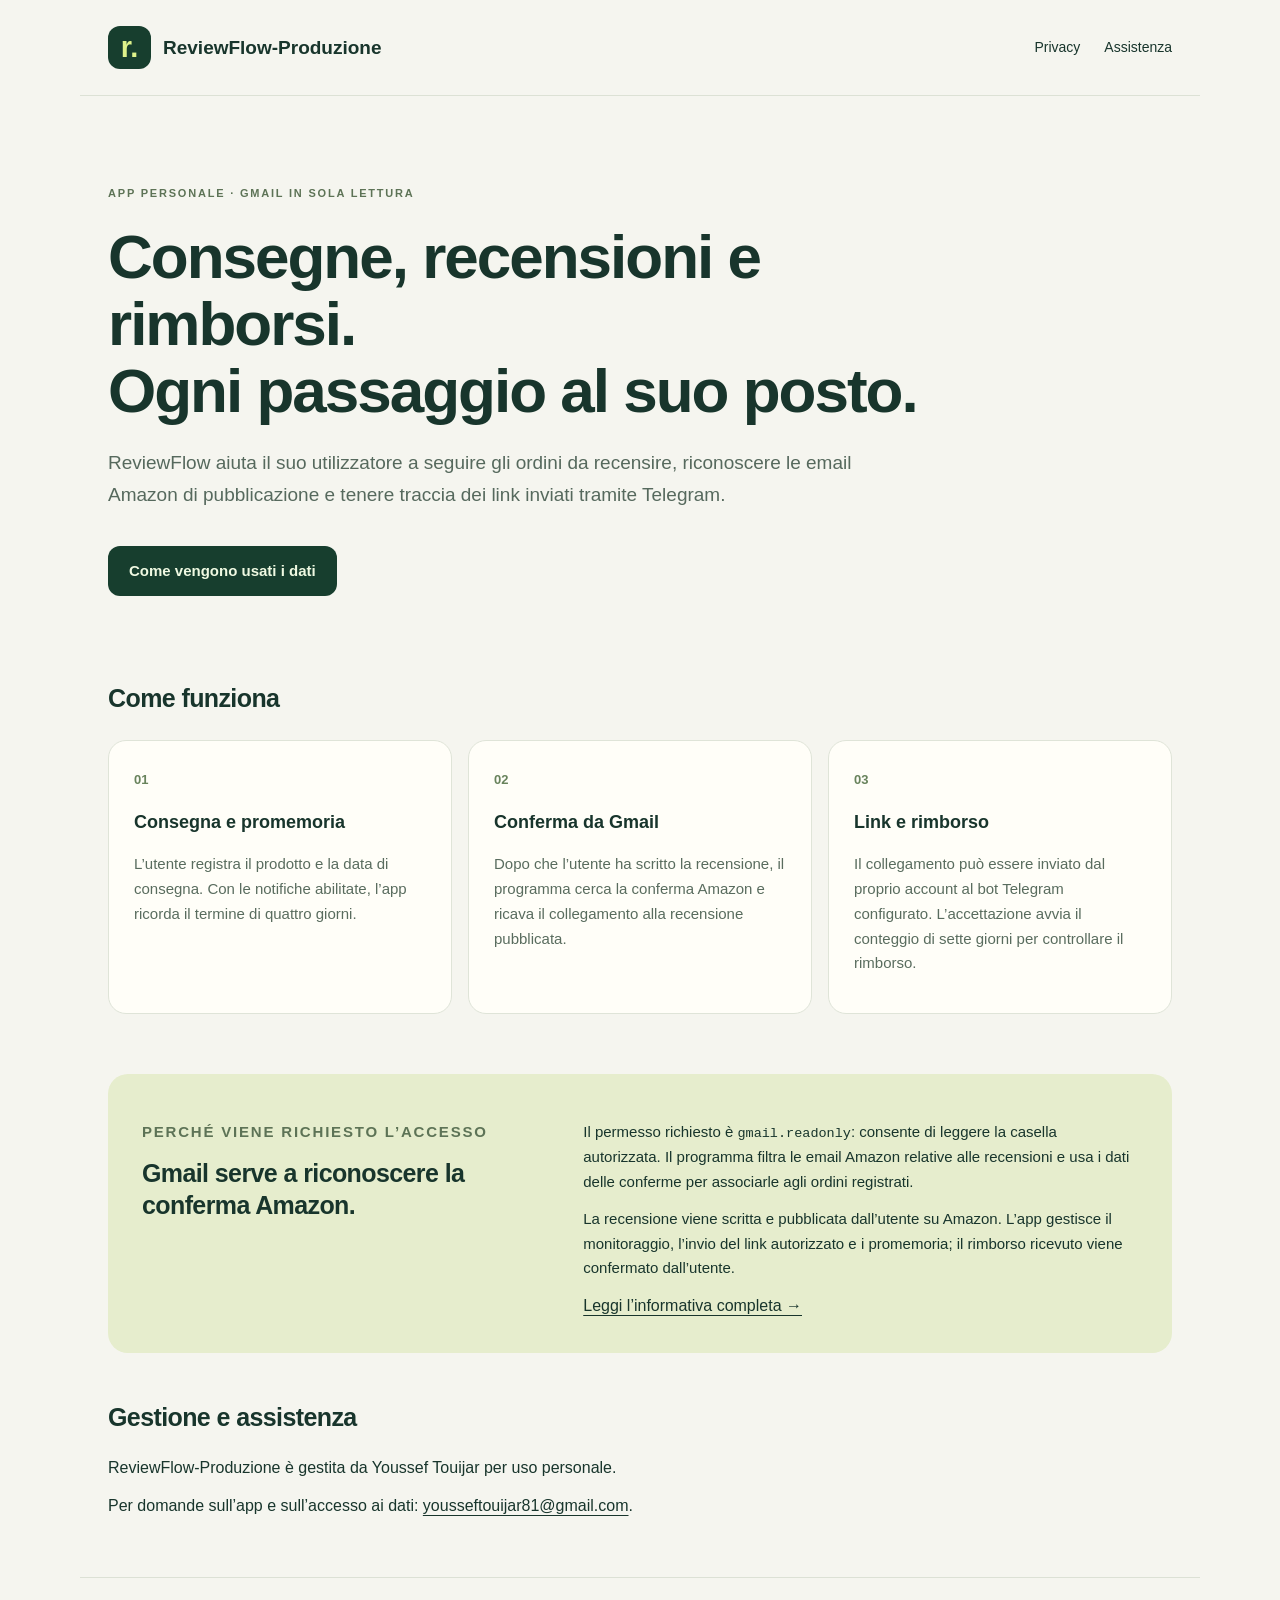
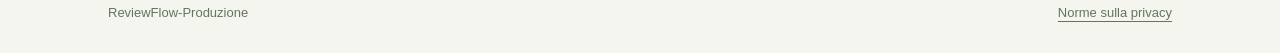
<file: index.html>
<!doctype html>
<html lang="it">
<head>
  <meta charset="utf-8">
  <meta name="google-site-verification" content="Kzh8gbxA1UCq0QJ__14e045fxddddsk1IymhStkqu_M" />
  <meta name="viewport" content="width=device-width, initial-scale=1">
  <meta name="description" content="ReviewFlow-Produzione: app personale per seguire consegne, conferme di pubblicazione delle recensioni Amazon e promemoria per i rimborsi.">
  <title>ReviewFlow-Produzione — Presentazione</title>
  <link rel="stylesheet" href="style.css">
</head>
<body>
  <a class="skip" href="#contenuto">Vai al contenuto</a>
  <header>
    <a class="brand" href="index.html"><span class="mark" aria-hidden="true">r.</span> ReviewFlow-Produzione</a>
    <nav aria-label="Navigazione principale"><a href="privacy.html">Privacy</a><a href="mailto:yousseftouijar81@gmail.com">Assistenza</a></nav>
  </header>
  <main id="contenuto">
    <section class="hero">
      <p class="eyebrow">APP PERSONALE · GMAIL IN SOLA LETTURA</p>
      <h1>Consegne, recensioni e rimborsi.<br>Ogni passaggio al suo posto.</h1>
      <p class="lead">ReviewFlow aiuta il suo utilizzatore a seguire gli ordini da recensire, riconoscere le email Amazon di pubblicazione e tenere traccia dei link inviati tramite Telegram.</p>
      <a class="button" href="privacy.html">Come vengono usati i dati</a>
    </section>
    <section aria-labelledby="funzioni">
      <h2 id="funzioni">Come funziona</h2>
      <div class="cards">
        <article><span class="number">01</span><h3>Consegna e promemoria</h3><p>L’utente registra il prodotto e la data di consegna. Con le notifiche abilitate, l’app ricorda il termine di quattro giorni.</p></article>
        <article><span class="number">02</span><h3>Conferma da Gmail</h3><p>Dopo che l’utente ha scritto la recensione, il programma cerca la conferma Amazon e ricava il collegamento alla recensione pubblicata.</p></article>
        <article><span class="number">03</span><h3>Link e rimborso</h3><p>Il collegamento può essere inviato dal proprio account al bot Telegram configurato. L’accettazione avvia il conteggio di sette giorni per controllare il rimborso.</p></article>
      </div>
    </section>
    <section class="disclosure" aria-labelledby="gmail">
      <div><p class="eyebrow">PERCHÉ VIENE RICHIESTO L’ACCESSO</p><h2 id="gmail">Gmail serve a riconoscere la conferma Amazon.</h2></div>
      <div><p>Il permesso richiesto è <code>gmail.readonly</code>: consente di leggere la casella autorizzata. Il programma filtra le email Amazon relative alle recensioni e usa i dati delle conferme per associarle agli ordini registrati.</p><p>La recensione viene scritta e pubblicata dall’utente su Amazon. L’app gestisce il monitoraggio, l’invio del link autorizzato e i promemoria; il rimborso ricevuto viene confermato dall’utente.</p><a href="privacy.html">Leggi l’informativa completa →</a></div>
    </section>
    <section class="contact" aria-labelledby="contatti"><h2 id="contatti">Gestione e assistenza</h2><p>ReviewFlow-Produzione è gestita da Youssef Touijar per uso personale.</p><p>Per domande sull’app e sull’accesso ai dati: <a href="mailto:yousseftouijar81@gmail.com">yousseftouijar81@gmail.com</a>.</p></section>
  </main>
  <footer><span>ReviewFlow-Produzione</span><a href="privacy.html">Norme sulla privacy</a></footer>
</body>
</html>
</file>
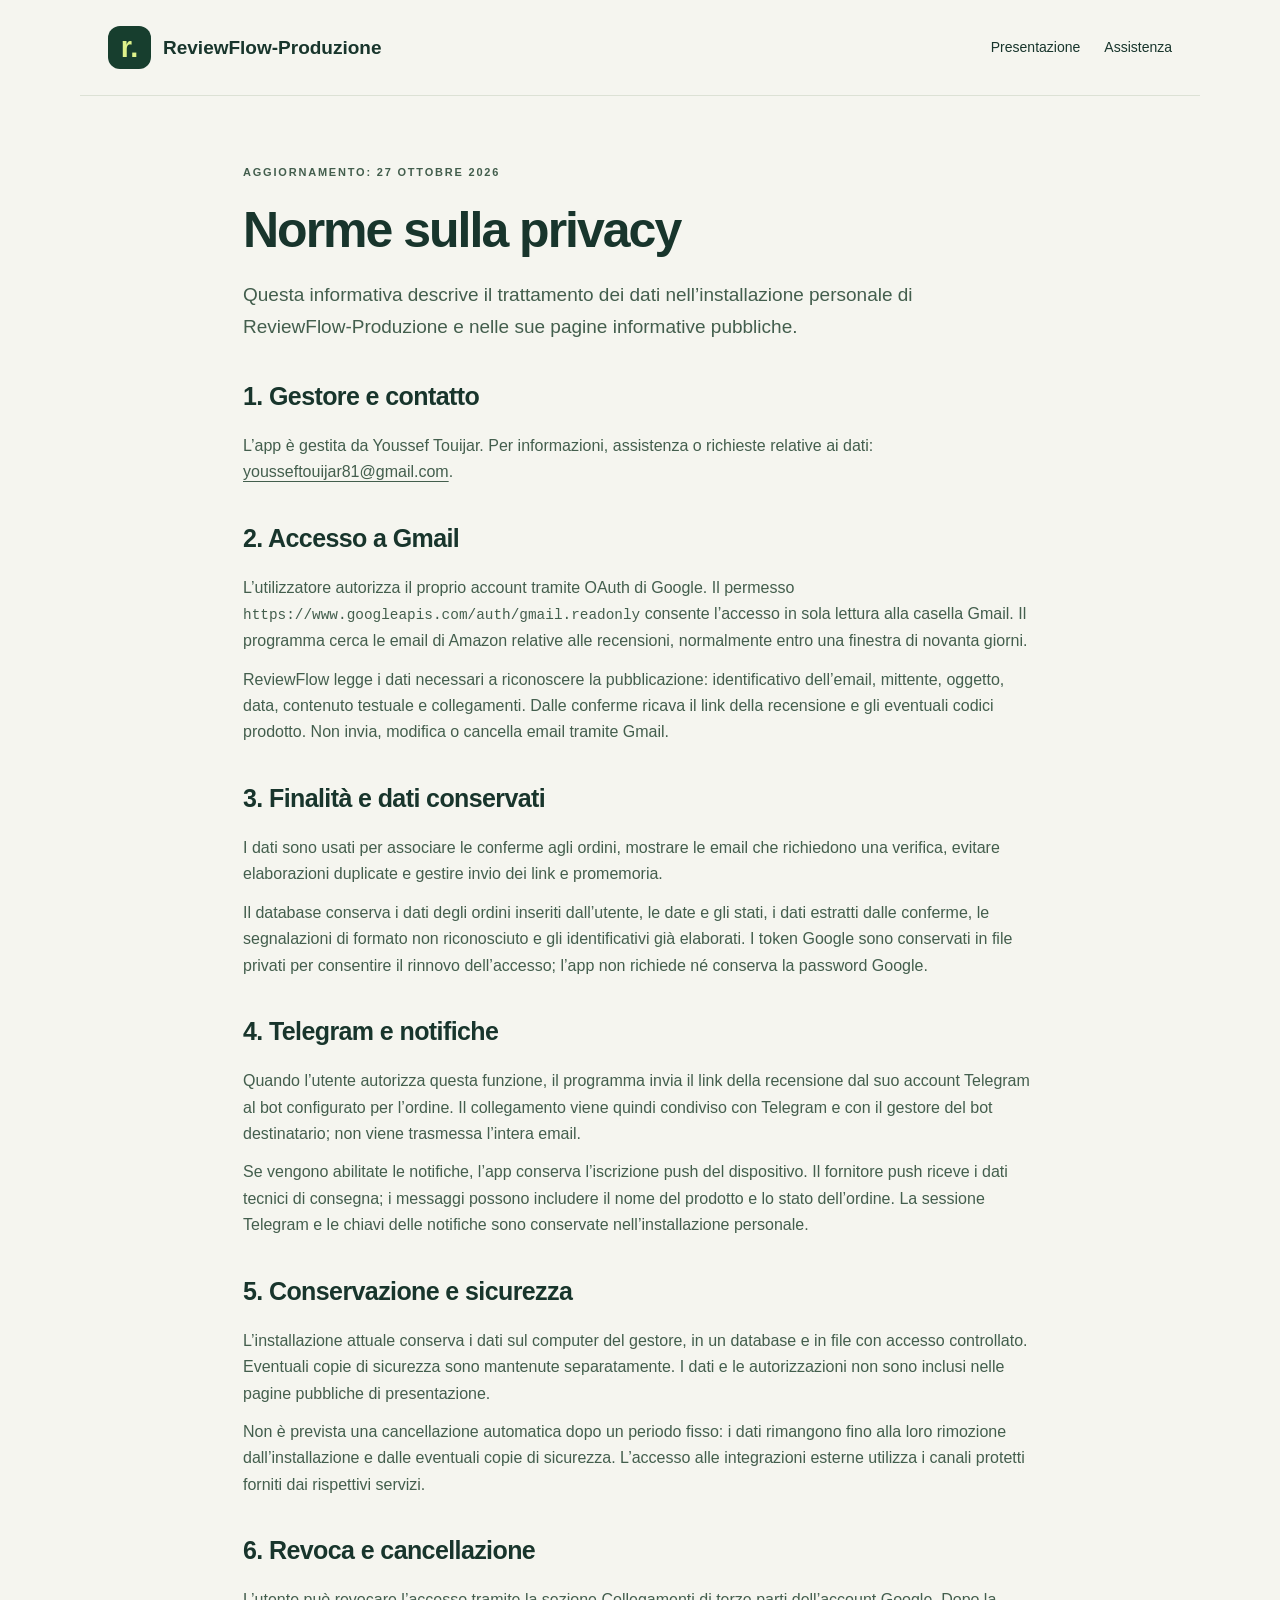
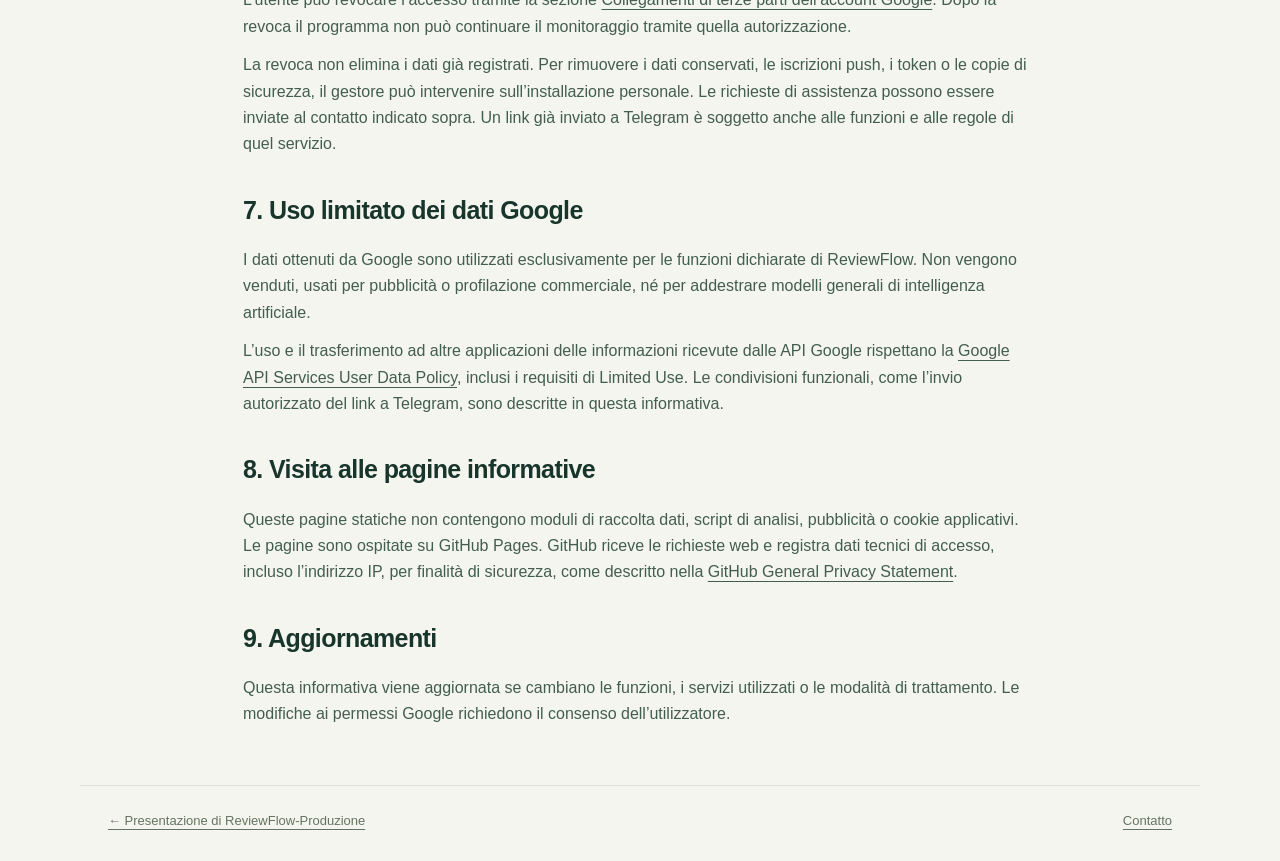
<file: privacy.html>
<!doctype html>
<html lang="it">
<head>
  <meta charset="utf-8">
  <meta name="viewport" content="width=device-width, initial-scale=1">
  <meta name="description" content="Come ReviewFlow-Produzione accede, utilizza, conserva e condivide i dati dell’account Gmail autorizzato.">
  <title>Norme sulla privacy — ReviewFlow-Produzione</title>
  <link rel="stylesheet" href="style.css">
</head>
<body>
  <a class="skip" href="#contenuto">Vai al contenuto</a>
  <header><a class="brand" href="index.html"><span class="mark" aria-hidden="true">r.</span> ReviewFlow-Produzione</a><nav aria-label="Navigazione principale"><a href="index.html">Presentazione</a><a href="mailto:yousseftouijar81@gmail.com">Assistenza</a></nav></header>
  <main id="contenuto" class="document">
    <p class="eyebrow">AGGIORNAMENTO: 27 OTTOBRE 2026</p>
    <h1>Norme sulla privacy</h1>
    <p class="lead">Questa informativa descrive il trattamento dei dati nell’installazione personale di ReviewFlow-Produzione e nelle sue pagine informative pubbliche.</p>
    <section><h2>1. Gestore e contatto</h2><p>L’app è gestita da Youssef Touijar. Per informazioni, assistenza o richieste relative ai dati: <a href="mailto:yousseftouijar81@gmail.com">yousseftouijar81@gmail.com</a>.</p></section>
    <section><h2>2. Accesso a Gmail</h2><p>L’utilizzatore autorizza il proprio account tramite OAuth di Google. Il permesso <code>https://www.googleapis.com/auth/gmail.readonly</code> consente l’accesso in sola lettura alla casella Gmail. Il programma cerca le email di Amazon relative alle recensioni, normalmente entro una finestra di novanta giorni.</p><p>ReviewFlow legge i dati necessari a riconoscere la pubblicazione: identificativo dell’email, mittente, oggetto, data, contenuto testuale e collegamenti. Dalle conferme ricava il link della recensione e gli eventuali codici prodotto. Non invia, modifica o cancella email tramite Gmail.</p></section>
    <section><h2>3. Finalità e dati conservati</h2><p>I dati sono usati per associare le conferme agli ordini, mostrare le email che richiedono una verifica, evitare elaborazioni duplicate e gestire invio dei link e promemoria.</p><p>Il database conserva i dati degli ordini inseriti dall’utente, le date e gli stati, i dati estratti dalle conferme, le segnalazioni di formato non riconosciuto e gli identificativi già elaborati. I token Google sono conservati in file privati per consentire il rinnovo dell’accesso; l’app non richiede né conserva la password Google.</p></section>
    <section><h2>4. Telegram e notifiche</h2><p>Quando l’utente autorizza questa funzione, il programma invia il link della recensione dal suo account Telegram al bot configurato per l’ordine. Il collegamento viene quindi condiviso con Telegram e con il gestore del bot destinatario; non viene trasmessa l’intera email.</p><p>Se vengono abilitate le notifiche, l’app conserva l’iscrizione push del dispositivo. Il fornitore push riceve i dati tecnici di consegna; i messaggi possono includere il nome del prodotto e lo stato dell’ordine. La sessione Telegram e le chiavi delle notifiche sono conservate nell’installazione personale.</p></section>
    <section><h2>5. Conservazione e sicurezza</h2><p>L’installazione attuale conserva i dati sul computer del gestore, in un database e in file con accesso controllato. Eventuali copie di sicurezza sono mantenute separatamente. I dati e le autorizzazioni non sono inclusi nelle pagine pubbliche di presentazione.</p><p>Non è prevista una cancellazione automatica dopo un periodo fisso: i dati rimangono fino alla loro rimozione dall’installazione e dalle eventuali copie di sicurezza. L’accesso alle integrazioni esterne utilizza i canali protetti forniti dai rispettivi servizi.</p></section>
    <section><h2>6. Revoca e cancellazione</h2><p>L’utente può revocare l’accesso tramite la sezione <a href="https://myaccount.google.com/connections">Collegamenti di terze parti dell’account Google</a>. Dopo la revoca il programma non può continuare il monitoraggio tramite quella autorizzazione.</p><p>La revoca non elimina i dati già registrati. Per rimuovere i dati conservati, le iscrizioni push, i token o le copie di sicurezza, il gestore può intervenire sull’installazione personale. Le richieste di assistenza possono essere inviate al contatto indicato sopra. Un link già inviato a Telegram è soggetto anche alle funzioni e alle regole di quel servizio.</p></section>
    <section><h2>7. Uso limitato dei dati Google</h2><p>I dati ottenuti da Google sono utilizzati esclusivamente per le funzioni dichiarate di ReviewFlow. Non vengono venduti, usati per pubblicità o profilazione commerciale, né per addestrare modelli generali di intelligenza artificiale.</p><p>L’uso e il trasferimento ad altre applicazioni delle informazioni ricevute dalle API Google rispettano la <a href="https://developers.google.com/terms/api-services-user-data-policy">Google API Services User Data Policy</a>, inclusi i requisiti di Limited Use. Le condivisioni funzionali, come l’invio autorizzato del link a Telegram, sono descritte in questa informativa.</p></section>
    <section><h2>8. Visita alle pagine informative</h2><p>Queste pagine statiche non contengono moduli di raccolta dati, script di analisi, pubblicità o cookie applicativi. Le pagine sono ospitate su GitHub Pages. GitHub riceve le richieste web e registra dati tecnici di accesso, incluso l’indirizzo IP, per finalità di sicurezza, come descritto nella <a href="https://docs.github.com/en/site-policy/privacy-policies/github-general-privacy-statement">GitHub General Privacy Statement</a>.</p></section>
    <section><h2>9. Aggiornamenti</h2><p>Questa informativa viene aggiornata se cambiano le funzioni, i servizi utilizzati o le modalità di trattamento. Le modifiche ai permessi Google richiedono il consenso dell’utilizzatore.</p></section>
  </main>
  <footer><a href="index.html">← Presentazione di ReviewFlow-Produzione</a><a href="mailto:yousseftouijar81@gmail.com">Contatto</a></footer>
</body>
</html>
</file>
<file: style.css>
:root{font-family:ui-sans-serif,-apple-system,BlinkMacSystemFont,"Segoe UI",sans-serif;color:#18352c;background:#f5f5ef;font-size:16px;line-height:1.65;font-synthesis:none}*{box-sizing:border-box}body{margin:0}a{color:inherit;text-underline-offset:4px}a:focus-visible{outline:3px solid #86a74b;outline-offset:5px}header,main,footer{max-width:1120px;margin:auto;padding-left:28px;padding-right:28px}header{display:flex;align-items:center;justify-content:space-between;gap:20px;padding-top:26px;padding-bottom:26px;border-bottom:1px solid #dce1d5}.brand{display:flex;align-items:center;gap:12px;font-size:19px;font-weight:750;text-decoration:none}.mark{display:inline-flex;align-items:center;justify-content:center;background:#173e2e;color:#def28b;font-size:29px;line-height:1;width:43px;height:43px;border-radius:12px}nav{display:flex;gap:24px;font-size:14px}nav a{text-decoration:none}.hero{padding:76px 0 65px;max-width:860px}.eyebrow{font-size:11px;letter-spacing:1.8px;font-weight:750;color:#5d7356}h1{font-size:clamp(36px,5.5vw,62px);letter-spacing:-2px;line-height:1.08;margin:22px 0}h2{font-size:25px;line-height:1.3;letter-spacing:-.6px}h3{font-size:18px;line-height:1.35}p{margin:12px 0}.lead{max-width:760px;font-size:19px;color:#56695d;line-height:1.7}.button{display:inline-block;margin-top:22px;padding:13px 21px;border-radius:12px;background:#173e2e;color:#eff9e2;text-decoration:none;font-weight:650;font-size:15px}.cards{display:grid;grid-template-columns:repeat(3,1fr);gap:16px;margin-top:25px}.cards article{padding:25px;border:1px solid #dfe4d8;border-radius:18px;background:#fffef8}.cards p{font-size:15px;color:#596c5e}.number{font-size:13px;color:#68835c;font-weight:700}.disclosure{display:grid;grid-template-columns:1fr 1.4fr;gap:45px;margin:60px 0 48px;padding:34px;background:#e6edcd;border-radius:20px}.disclosure h2{margin-top:12px}.disclosure p{font-size:15px}.contact{margin-bottom:58px}code{font-size:.9em;overflow-wrap:anywhere}.document{max-width:850px;padding-top:55px;padding-bottom:45px}.document h1{font-size:clamp(36px,5vw,50px)}.document section{margin-top:36px}.document p{color:#435e4d}.document a{overflow-wrap:anywhere}footer{display:flex;justify-content:space-between;gap:20px;border-top:1px solid #dce1d5;padding-top:24px;padding-bottom:30px;font-size:13px;color:#657460}.skip{position:absolute;left:20px;top:-100px;background:white;padding:10px 15px;z-index:10}.skip:focus{top:10px}@media(max-width:700px){header,main,footer{padding-left:20px;padding-right:20px}header{align-items:flex-start;flex-direction:column;gap:14px}.brand{font-size:17px}nav{gap:20px}.hero{padding:44px 0}h1{letter-spacing:-1.2px}.lead{font-size:17px}.cards{grid-template-columns:1fr}.disclosure{grid-template-columns:1fr;gap:10px;padding:24px;margin-top:36px}.document{padding-top:34px}footer{flex-direction:column;gap:10px}}
</file>
